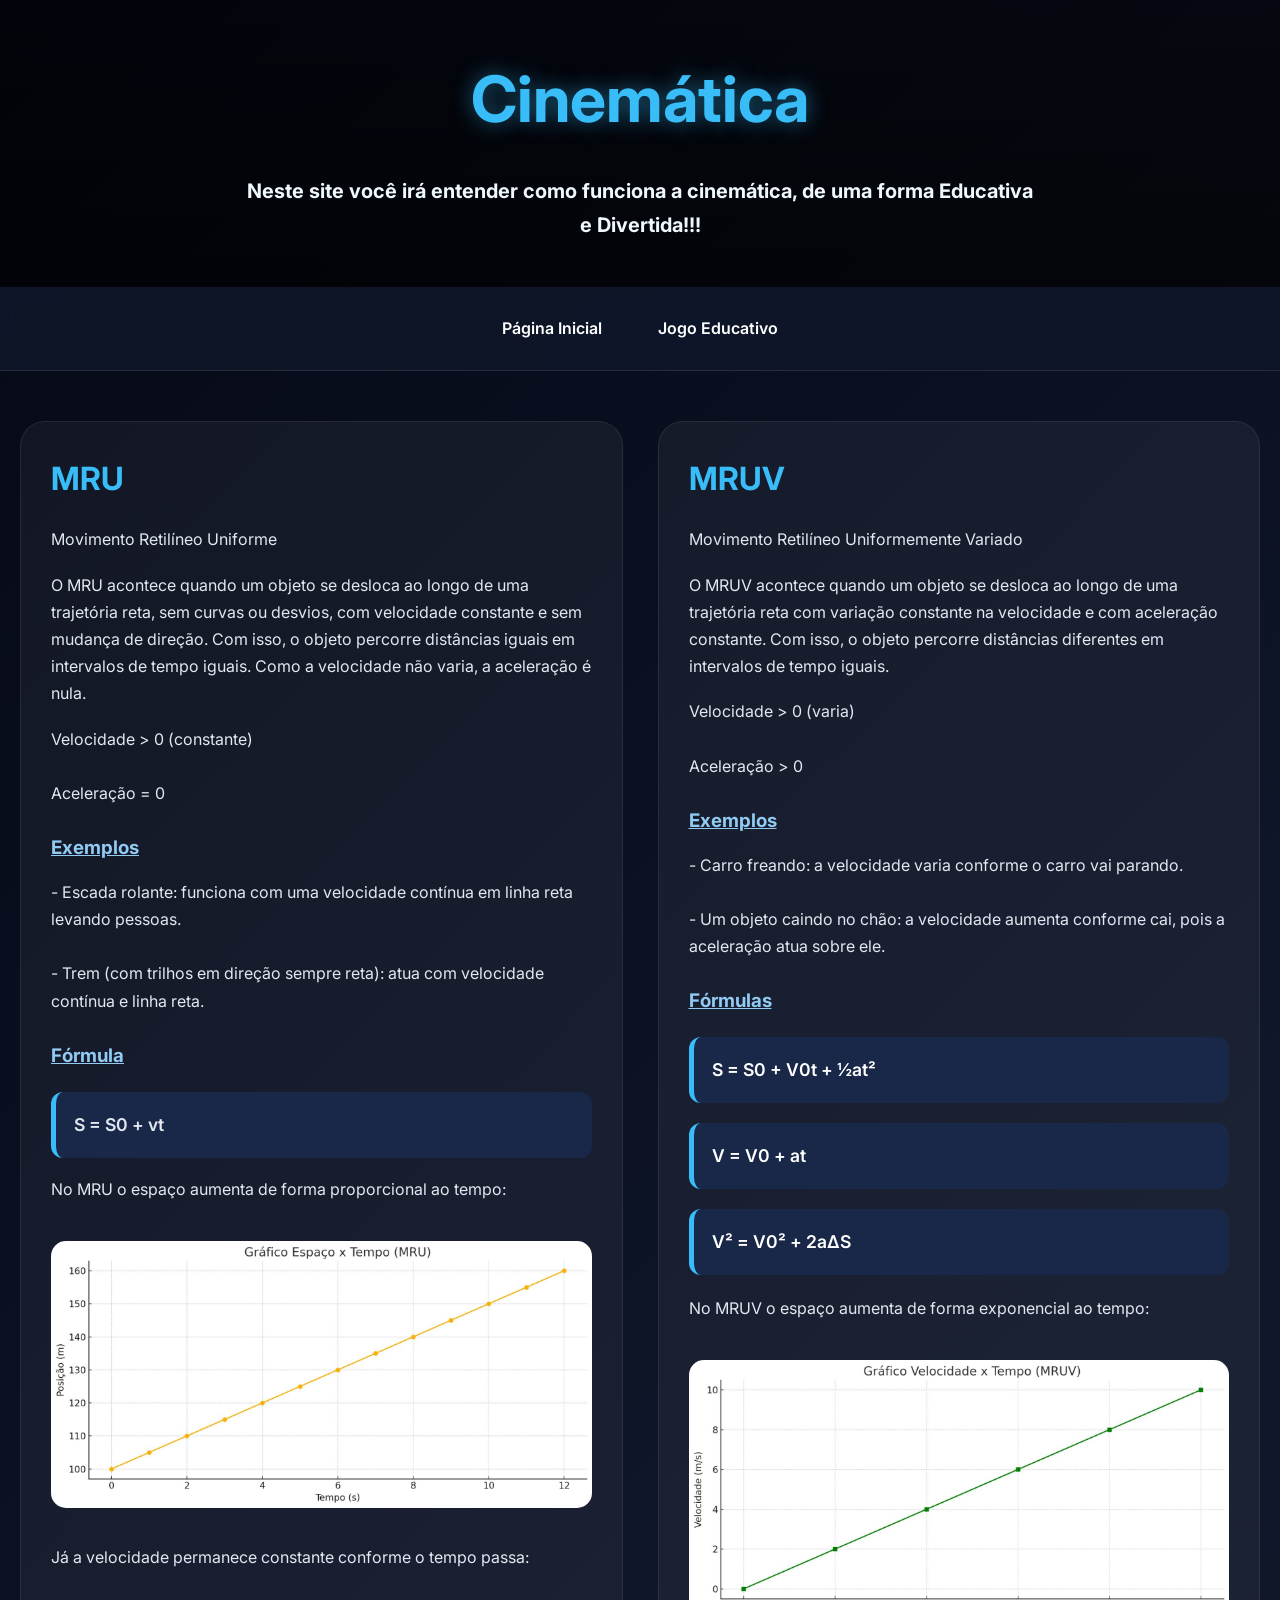
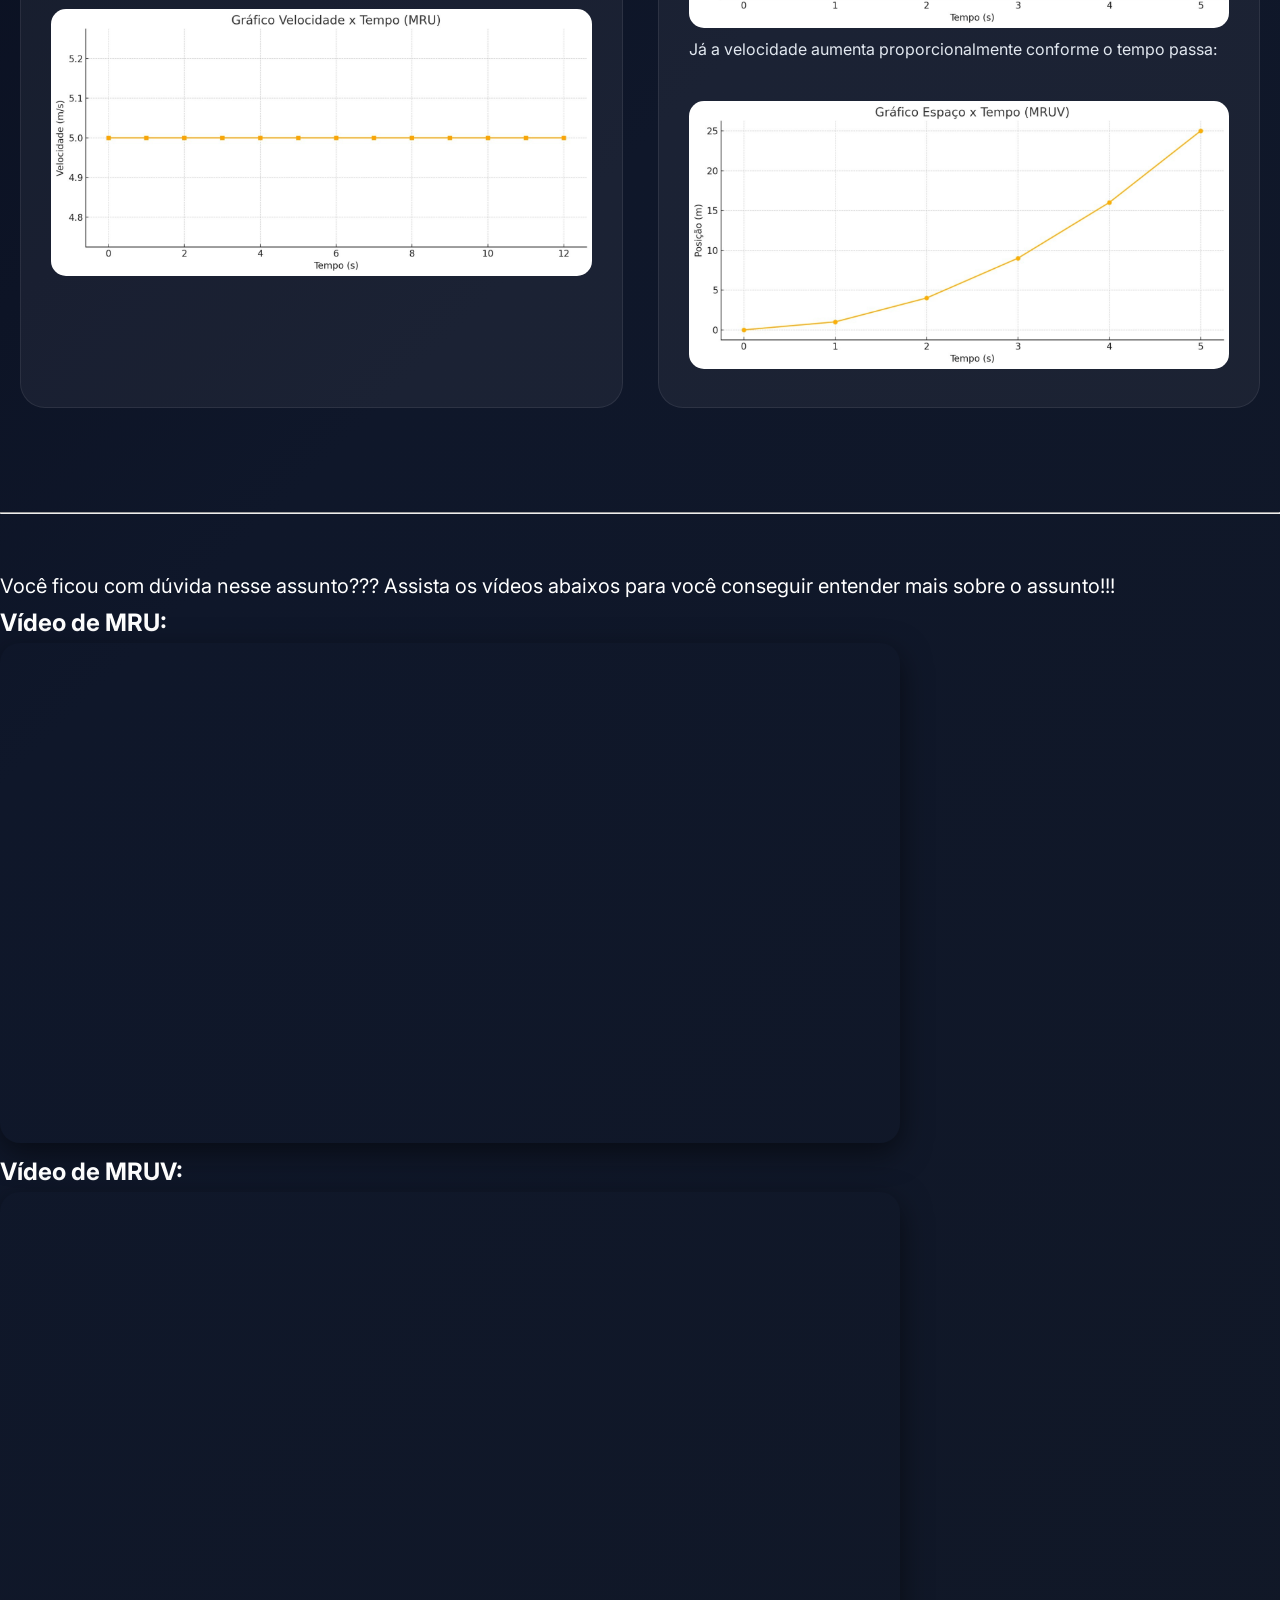
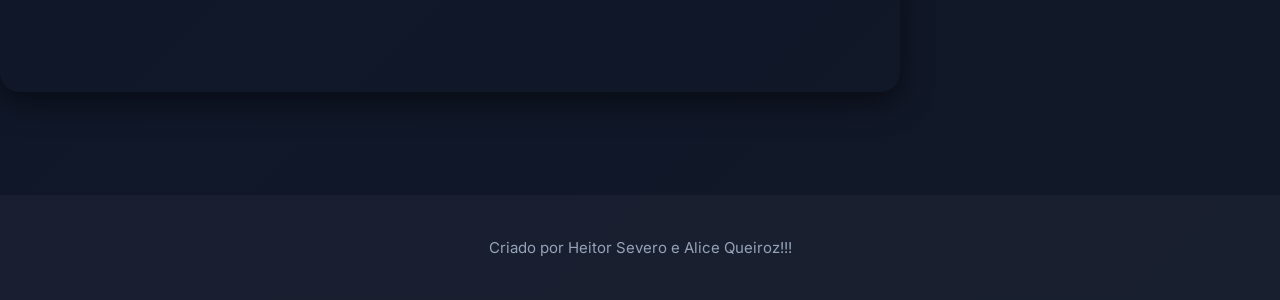
<file: index.html>
<!DOCTYPE html>
<html lang="pt-br">
<head>
    <meta charset="UTF-8">
    <meta name="viewport" content="width=device-width, initial-scale=1.0">
    <title>Física</title>
    <link rel="stylesheet" href="style.css">
    <link href='https://fonts.googleapis.com/css?family=Inter' rel='stylesheet'>

    <style>
        
    </style>

</head>


<body>

    <header>
        <h1>Cinemática</h1>
        <p style="text-align: center; color: aliceblue; font-size: 20px; font-weight: bold;">Neste site você irá entender como funciona a cinemática, de uma forma Educativa e Divertida!!!</p>
    </header>

    <nav>
        <a href="index.html">Página Inicial</a>
        <a href="jogo.html">Jogo Educativo</a>
    </nav>

    <section class="container">

        <article class="quadrado" id="MRU">

            <h2>MRU</h2>

            <p>
                Movimento Retilíneo Uniforme
            </p>
            <p>
                O MRU acontece quando um objeto se desloca ao longo de uma trajetória reta,
                sem curvas ou desvios, com velocidade constante e sem mudança de direção.
                Com isso, o objeto percorre distâncias iguais em intervalos de tempo iguais.
                Como a velocidade não varia, a aceleração é nula.
            </p>

            <p>
                Velocidade > 0 (constante)
                <br><br>
                Aceleração = 0
            </p>

            <h3 style="color: #91caf3; text-decoration: underline;">Exemplos</h3>
            <p>
                - Escada rolante: funciona com uma velocidade contínua em linha reta levando pessoas.
                <br><br>
                - Trem (com trilhos em direção sempre reta): atua com velocidade contínua e linha reta.
            </p>

            <div id="Frm1">
                <h3 style="color:#91caf3; text-decoration: underline;">Fórmula</h3>
                <p class="formula">
                S = S0 + vt
                </p>
            </div>
            

            <p>No MRU o espaço aumenta de forma proporcional ao tempo: </p>
            <img src="MRU1.jpeg" alt="Gráfico Espaço X Tempo MRU" width="90%">

            <br>
            <br>

            <p>Já a velocidade permanece constante conforme o tempo passa:</p>
            <img src="MRU2.jpeg" alt="Gráfico Velocidade X Tempo MRU" width="90%">
            

        </article>

        <article class="quadrado" id="MRUV">

            <h2>MRUV</h2>
            <p>
                Movimento Retilíneo Uniformemente Variado
            </p>

            <p>
                O MRUV acontece quando um objeto se desloca ao longo de uma trajetória reta
                com variação constante na velocidade e com aceleração constante.
                Com isso, o objeto percorre distâncias diferentes em intervalos de tempo iguais.
            </p>

            <p>
                Velocidade > 0 (varia)
                <br><br>
                Aceleração > 0
            </p>

            <h3 style="color: #91caf3; text-decoration: underline;">Exemplos</h3>
            <p>
                - Carro freando: a velocidade varia conforme o carro vai parando.
                <br><br>
                - Um objeto caindo no chão: a velocidade aumenta conforme cai,
                pois a aceleração atua sobre ele.
            </p>

            <h3 style="color: #91caf3; text-decoration: underline;">Fórmulas</h3>
             <div class="formula">
                S = S0 + V0t + ½at²
            </div>

            <div class="formula">
                V = V0 + at
            </div>

            <div class="formula">
                V² = V0² + 2aΔS
            </div>

            <p>No MRUV o espaço aumenta de forma exponencial ao tempo:</p>
            <img src="MRUV1.jpeg" alt="Gráfico Espaço X Tempo MRUV" width="90%">

            <p> Já a velocidade aumenta proporcionalmente conforme o tempo passa:</p>
            <img src="MRUV2.jpeg" alt="Gráfico Velocidade X Tempo MRUV" width="90%">

        </article>

    </section>

    <br>
    <br>

    <hr>

    <br>
    <br>

    <p style="font-size: 20px;">Você ficou com dúvida nesse assunto??? Assista os vídeos abaixos para você conseguir entender mais sobre o assunto!!!</p>
    <h2>Vídeo de MRU: </h2>
    <iframe width="560" height="315" src="https://www.youtube.com/embed/b6EfqbNDK-c?si=woYrN9UKieVWmjYb" title="YouTube video player" frameborder="0" allow="accelerometer; autoplay; clipboard-write; encrypted-media; gyroscope; picture-in-picture; web-share" referrerpolicy="strict-origin-when-cross-origin" allowfullscreen></iframe>

    <br>

    <h2>Vídeo de MRUV: </h2>
    <iframe width="560" height="315" src="https://www.youtube.com/embed/65hJ7p9ggQw?si=Q-fwQ2PJH1zwGL17" title="YouTube video player" frameborder="0" allow="accelerometer; autoplay; clipboard-write; encrypted-media; gyroscope; picture-in-picture; web-share" referrerpolicy="strict-origin-when-cross-origin" allowfullscreen></iframe>

    <br>
    <br>
    <br>

    <footer>
        <p style="text-align: center; font-size: 15px;">Criado por Heitor Severo e Alice Queiroz!!!</p>
    </footer>



</body>
</html>
</file>
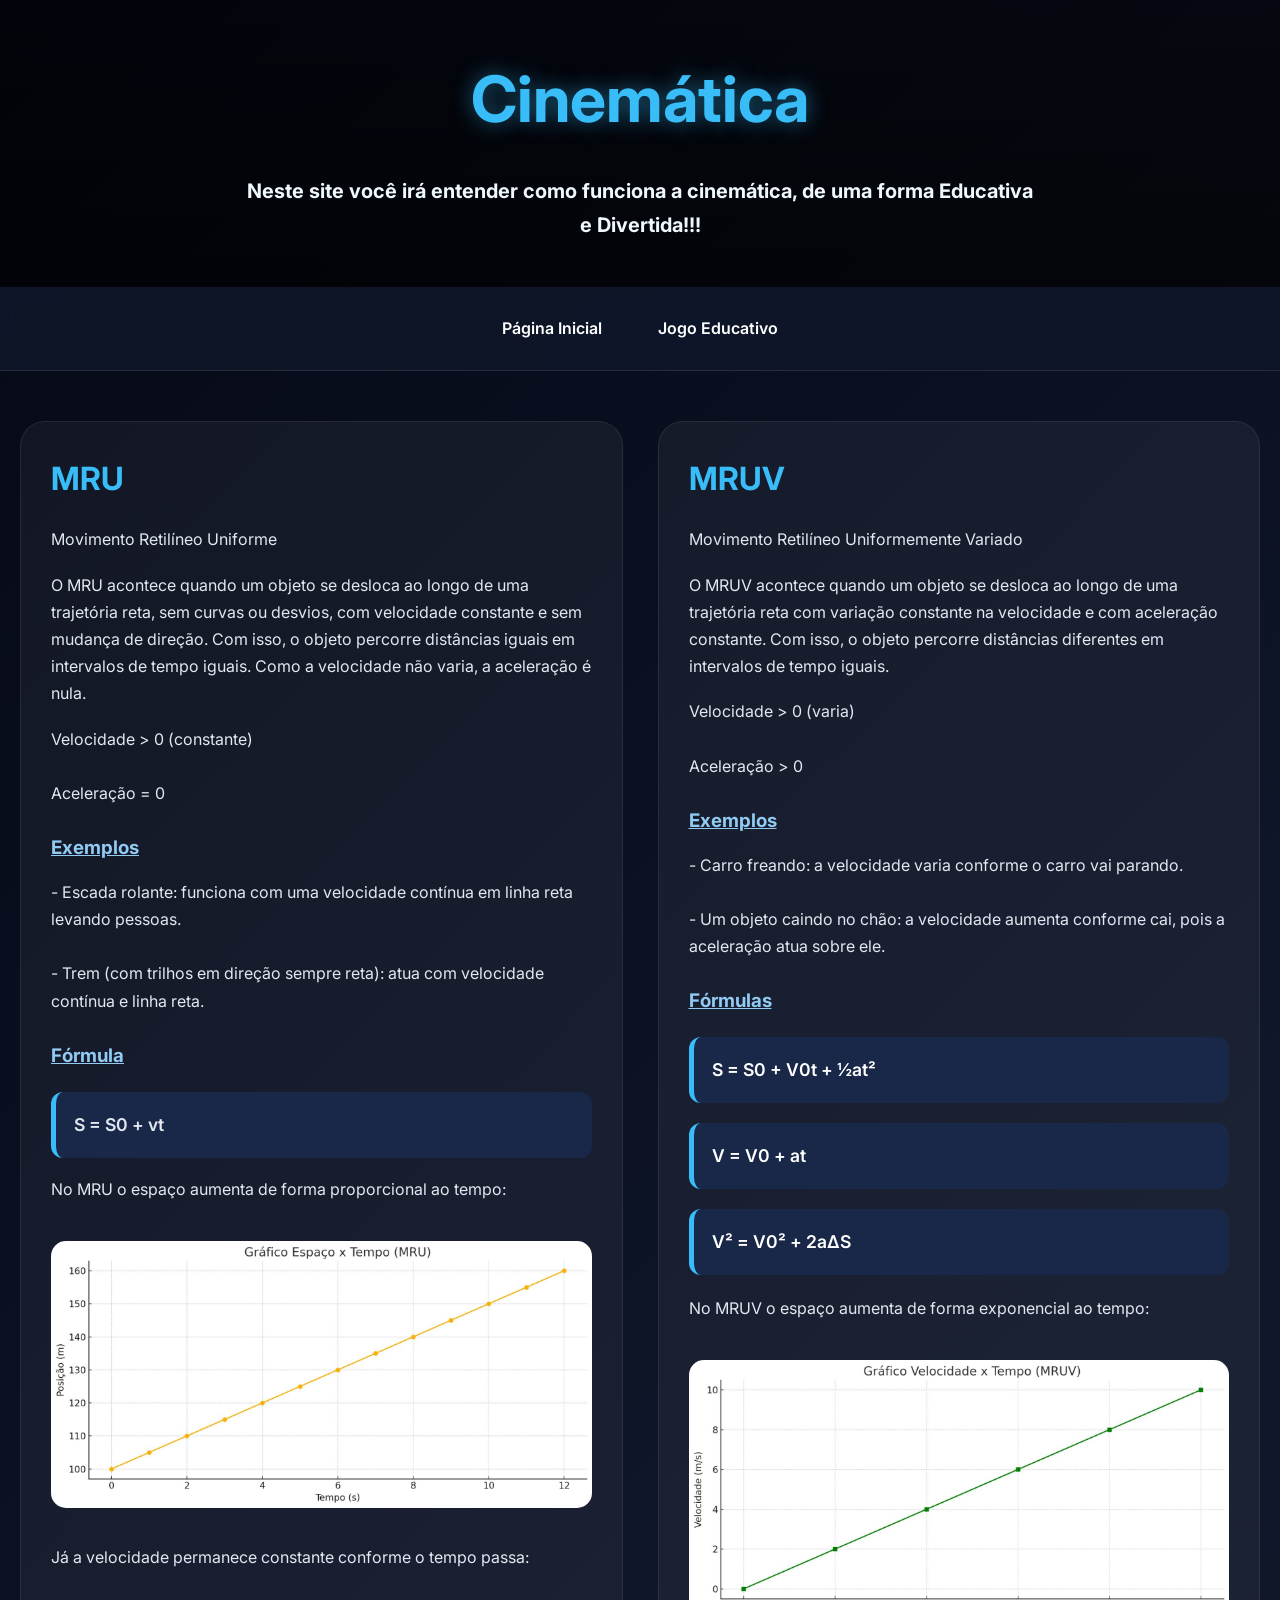
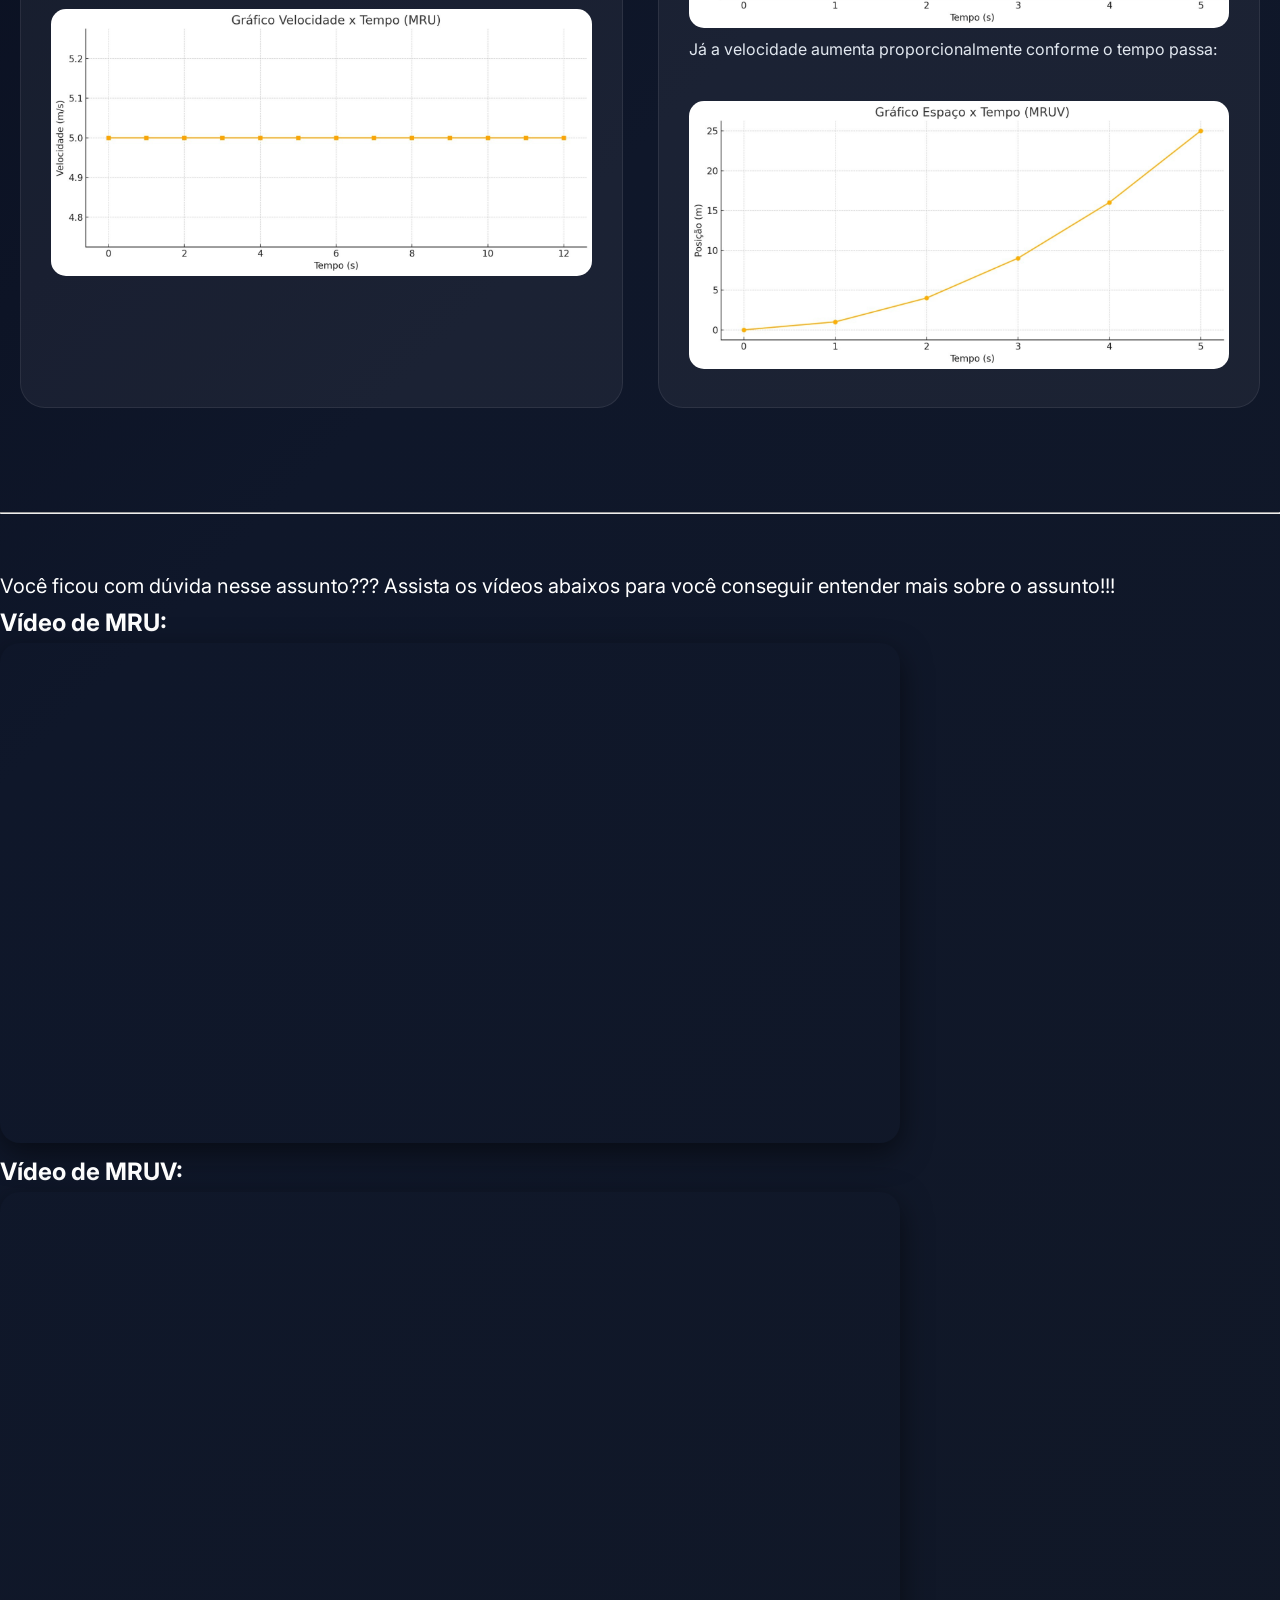
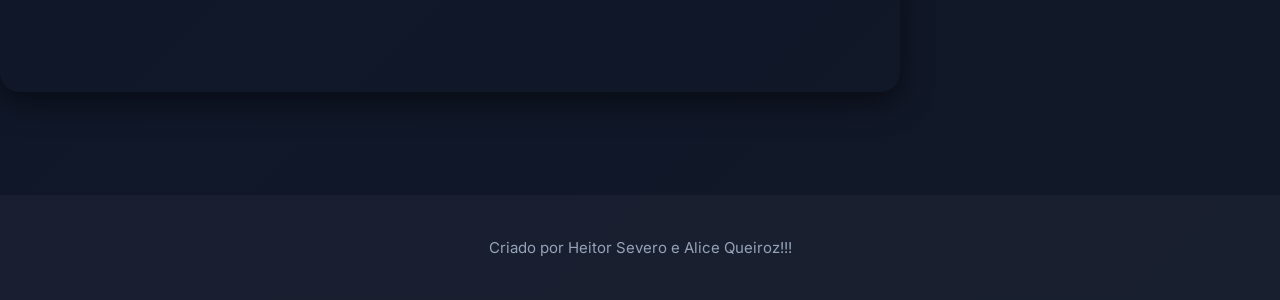
<file: Trabalho_Final/Programa de Física/index.html>
<!DOCTYPE html>
<html lang="pt-br">
<head>
    <meta charset="UTF-8">
    <meta name="viewport" content="width=device-width, initial-scale=1.0">
    <title>Física</title>
    <link rel="stylesheet" href="estilo/style.css">
    <link href='https://fonts.googleapis.com/css?family=Inter' rel='stylesheet'>

    <style>
        
    </style>

</head>


<body>

    <header>
        <h1>Cinemática</h1>
        <p style="text-align: center; color: aliceblue; font-size: 20px; font-weight: bold;">Neste site você irá entender como funciona a cinemática, de uma forma Educativa e Divertida!!!</p>
    </header>

    <nav>
        <a href="pagMain.html">Página Inicial</a>
        <a href="jogo.html">Jogo Educativo</a>
    </nav>

    <section class="container">

        <article class="quadrado" id="MRU">

            <h2>MRU</h2>

            <p>
                Movimento Retilíneo Uniforme
            </p>
            <p>
                O MRU acontece quando um objeto se desloca ao longo de uma trajetória reta,
                sem curvas ou desvios, com velocidade constante e sem mudança de direção.
                Com isso, o objeto percorre distâncias iguais em intervalos de tempo iguais.
                Como a velocidade não varia, a aceleração é nula.
            </p>

            <p>
                Velocidade > 0 (constante)
                <br><br>
                Aceleração = 0
            </p>

            <h3 style="color: #91caf3; text-decoration: underline;">Exemplos</h3>
            <p>
                - Escada rolante: funciona com uma velocidade contínua em linha reta levando pessoas.
                <br><br>
                - Trem (com trilhos em direção sempre reta): atua com velocidade contínua e linha reta.
            </p>

            <div id="Frm1">
                <h3 style="color:#91caf3; text-decoration: underline;">Fórmula</h3>
                <p class="formula">
                S = S0 + vt
                </p>
            </div>
            

            <p>No MRU o espaço aumenta de forma proporcional ao tempo: </p>
            <img src="Imagens/MRU1.jpeg" alt="Gráfico Espaço X Tempo MRU" width="90%">

            <br>
            <br>

            <p>Já a velocidade permanece constante conforme o tempo passa:</p>
            <img src="Imagens/MRU2.jpeg" alt="Gráfico Velocidade X Tempo MRU" width="90%">
            

        </article>

        <article class="quadrado" id="MRUV">

            <h2>MRUV</h2>
            <p>
                Movimento Retilíneo Uniformemente Variado
            </p>

            <p>
                O MRUV acontece quando um objeto se desloca ao longo de uma trajetória reta
                com variação constante na velocidade e com aceleração constante.
                Com isso, o objeto percorre distâncias diferentes em intervalos de tempo iguais.
            </p>

            <p>
                Velocidade > 0 (varia)
                <br><br>
                Aceleração > 0
            </p>

            <h3 style="color: #91caf3; text-decoration: underline;">Exemplos</h3>
            <p>
                - Carro freando: a velocidade varia conforme o carro vai parando.
                <br><br>
                - Um objeto caindo no chão: a velocidade aumenta conforme cai,
                pois a aceleração atua sobre ele.
            </p>

            <h3 style="color: #91caf3; text-decoration: underline;">Fórmulas</h3>
             <div class="formula">
                S = S0 + V0t + ½at²
            </div>

            <div class="formula">
                V = V0 + at
            </div>

            <div class="formula">
                V² = V0² + 2aΔS
            </div>

            <p>No MRUV o espaço aumenta de forma exponencial ao tempo:</p>
            <img src="Imagens/MRUV1.jpeg" alt="Gráfico Espaço X Tempo MRUV" width="90%">

            <p> Já a velocidade aumenta proporcionalmente conforme o tempo passa:</p>
            <img src="Imagens/MRUV2.jpeg" alt="Gráfico Velocidade X Tempo MRUV" width="90%">

        </article>

    </section>

    <br>
    <br>

    <hr>

    <br>
    <br>

    <p style="font-size: 20px;">Você ficou com dúvida nesse assunto??? Assista os vídeos abaixos para você conseguir entender mais sobre o assunto!!!</p>
    <h2>Vídeo de MRU: </h2>
    <iframe width="560" height="315" src="https://www.youtube.com/embed/b6EfqbNDK-c?si=woYrN9UKieVWmjYb" title="YouTube video player" frameborder="0" allow="accelerometer; autoplay; clipboard-write; encrypted-media; gyroscope; picture-in-picture; web-share" referrerpolicy="strict-origin-when-cross-origin" allowfullscreen></iframe>

    <br>

    <h2>Vídeo de MRUV: </h2>
    <iframe width="560" height="315" src="https://www.youtube.com/embed/65hJ7p9ggQw?si=Q-fwQ2PJH1zwGL17" title="YouTube video player" frameborder="0" allow="accelerometer; autoplay; clipboard-write; encrypted-media; gyroscope; picture-in-picture; web-share" referrerpolicy="strict-origin-when-cross-origin" allowfullscreen></iframe>

    <br>
    <br>
    <br>

    <footer>
        <p style="text-align: center; font-size: 15px;">Criado por Heitor Severo e Alice Queiroz!!!</p>
    </footer>



</body>
</html>
</file>
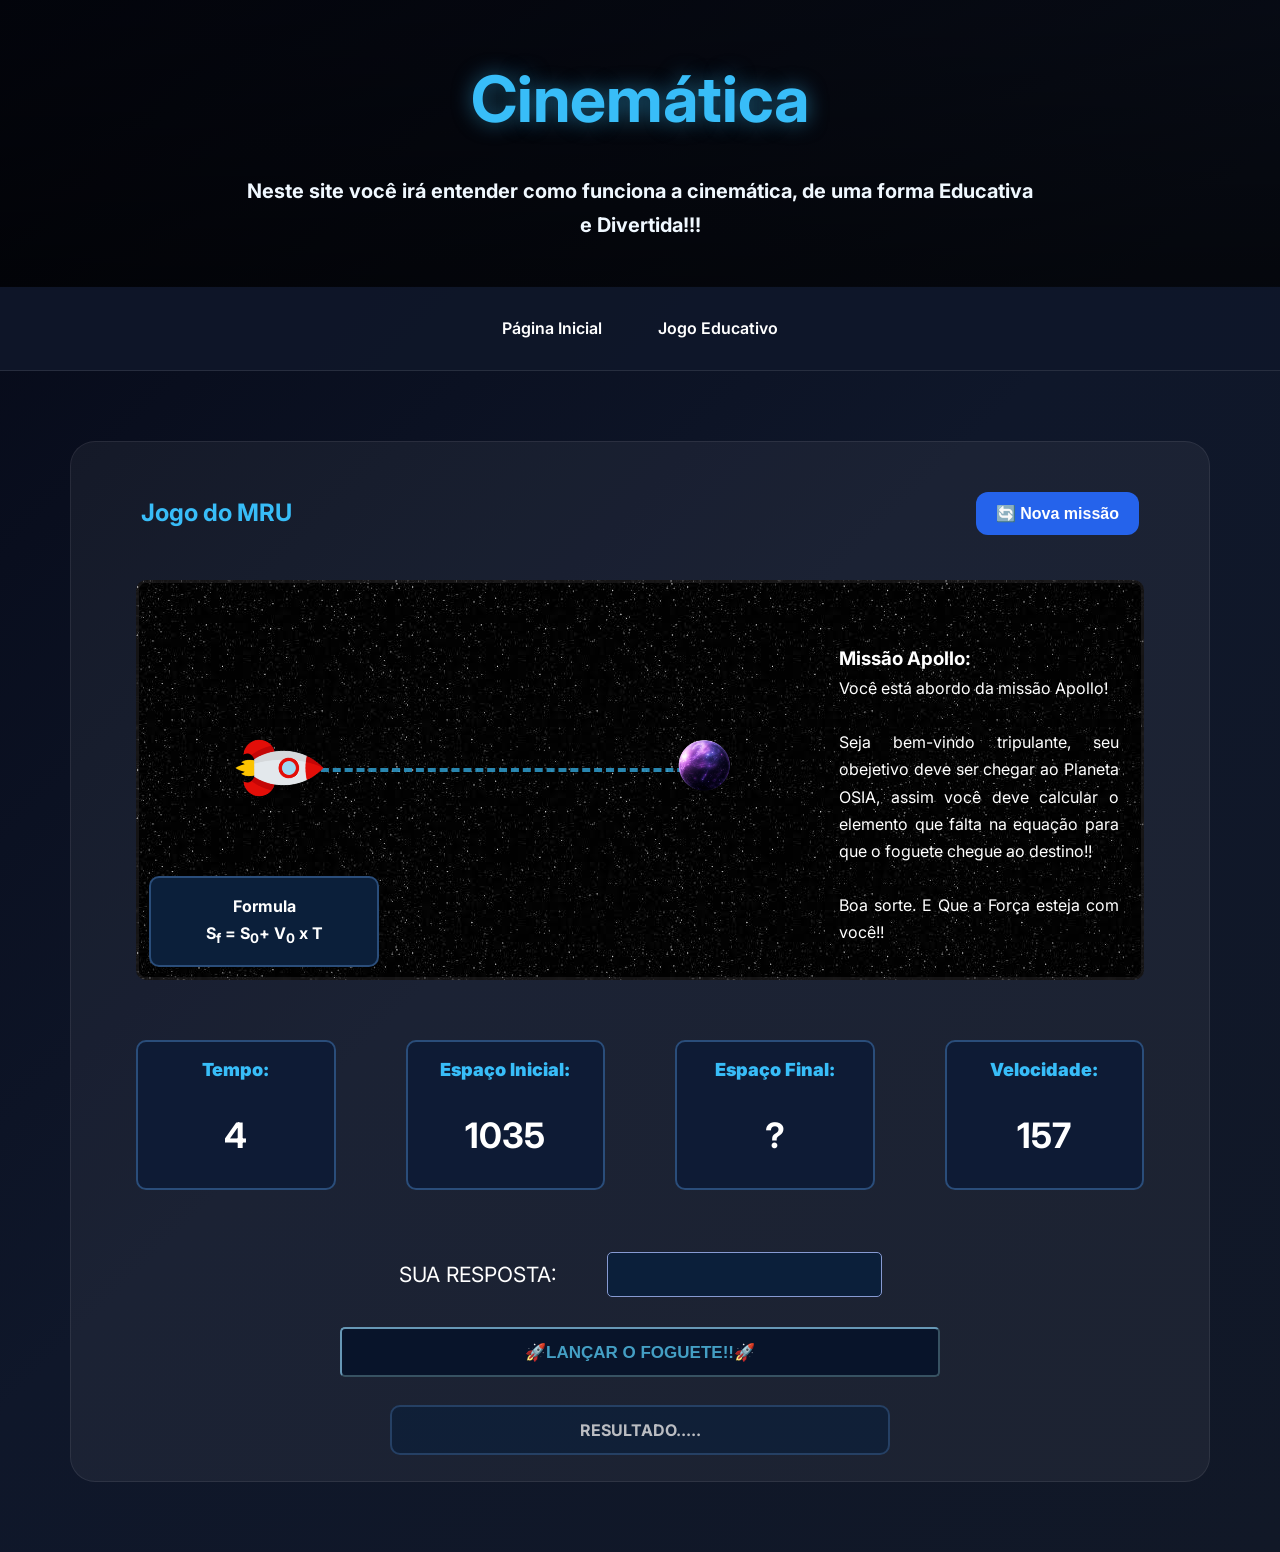
<file: jogo.html>
<!DOCTYPE html>
<html lang="pt-br">
<head>
    <meta charset="UTF-8">
    <meta name="viewport" content="width=device-width, initial-scale=1.0">
    <title>Document</title>
    <link rel="stylesheet" href="style2.css">
    <link href='https://fonts.googleapis.com/css?family=Inter' rel='stylesheet'>
 
   
 
</head>
<body>
 
    <header>
        <h1>Cinemática</h1>
        <p style="text-align: center; color: aliceblue; font-size: 20px; font-weight: bold;">Neste site você irá entender como funciona a cinemática, de uma forma Educativa e Divertida!!!</p>
    </header>
 
    <nav>
        <a href="index.html">Página Inicial</a>
        <a href="jogo.html">Jogo Educativo</a>
    </nav>
 
    <div class="quadrado" style="margin: 70px; padding-bottom: 1px;">
        <div class="topo-jogo">
            <h2>Jogo do MRU</h2>
            <button id="novaMissao">🔄 Nova missão</button>
        </div>

       
       
       
   
            <div class="container">
                <div class="game">
                    <div class="destino">
                        <div class="linha"></div>
                            <img id="xy" src="foguete_jogo.png">
                            <img class="destino1" id="dest" src="ChatGPT Image 28 de mai. de 2026, 15_05_43.png">
                            <div class="descricao">
                                <h3>Missão Apollo: </h3>
                                <p>
                                    Você está abordo da missão Apollo! <br> <br>
                                    Seja bem-vindo tripulante, seu obejetivo 
                                    deve ser chegar ao Planeta OSIA, assim você 
                                    deve calcular o elemento que falta na equação 
                                    para que o foguete chegue ao destino!! <br><br>
                                    Boa sorte. E Que a Força esteja com você!!
                                </p>
                            </div>
                    </div>
                <center><div id="forml">
                    <h4>Formula</h4>
                       
                    <p style="font-weight: bolder;">S<sub>f</sub> = S<sub>0</sub>+ V<sub>0</sub> x T</p>
                </div></center>
 
                </div>
            </div>
 
           
 
        <div class="container">
 
            <div class="square">
                <h2 class="Elemento">Tempo: </h2>
                <div class="valor" id="tempo"></div>
            </div>
 
            <div class="square">
                <h2 class="Elemento">Espaço Inicial: </h2>
                <div class="valor" id="espacoinicial"></div>
            </div>
 
            <div class="square" >
                <h2 class="Elemento">Espaço Final: </h2>
                <div class="valor" id="espacofinal"></div>
            </div>
 
            <div class="square">
                <h2 class="Elemento"> Velocidade: </h2>
                <div class="valor" id="velocidade"></div>
            </div>
            

        </div>
        <div>
            <div class="posicao" style="width: 100%; height: 100px; display: flex; justify-content: center; align-items: center; gap: 50px; font-size: 21px;">
            SUA RESPOSTA:
            <input type="text" id="entrada" width: 600px; height: 50px;">
            </div>
        </div>
 
        <div class="button" style="width: 100%; height: 80px; display: flex; justify-content: center; align-items: center;">
            <button class="btn" id="start" style="font-size: 17px;">🚀LANÇAR O FOGUETE!!🚀</button>  
        </div>  
 
 
        <center>
            <div class="square" id="resultado">RESULTADO.....</div>
        </center>
        </div>

    <script src="javascript.js" ></script>
</body>
</html>
</file>
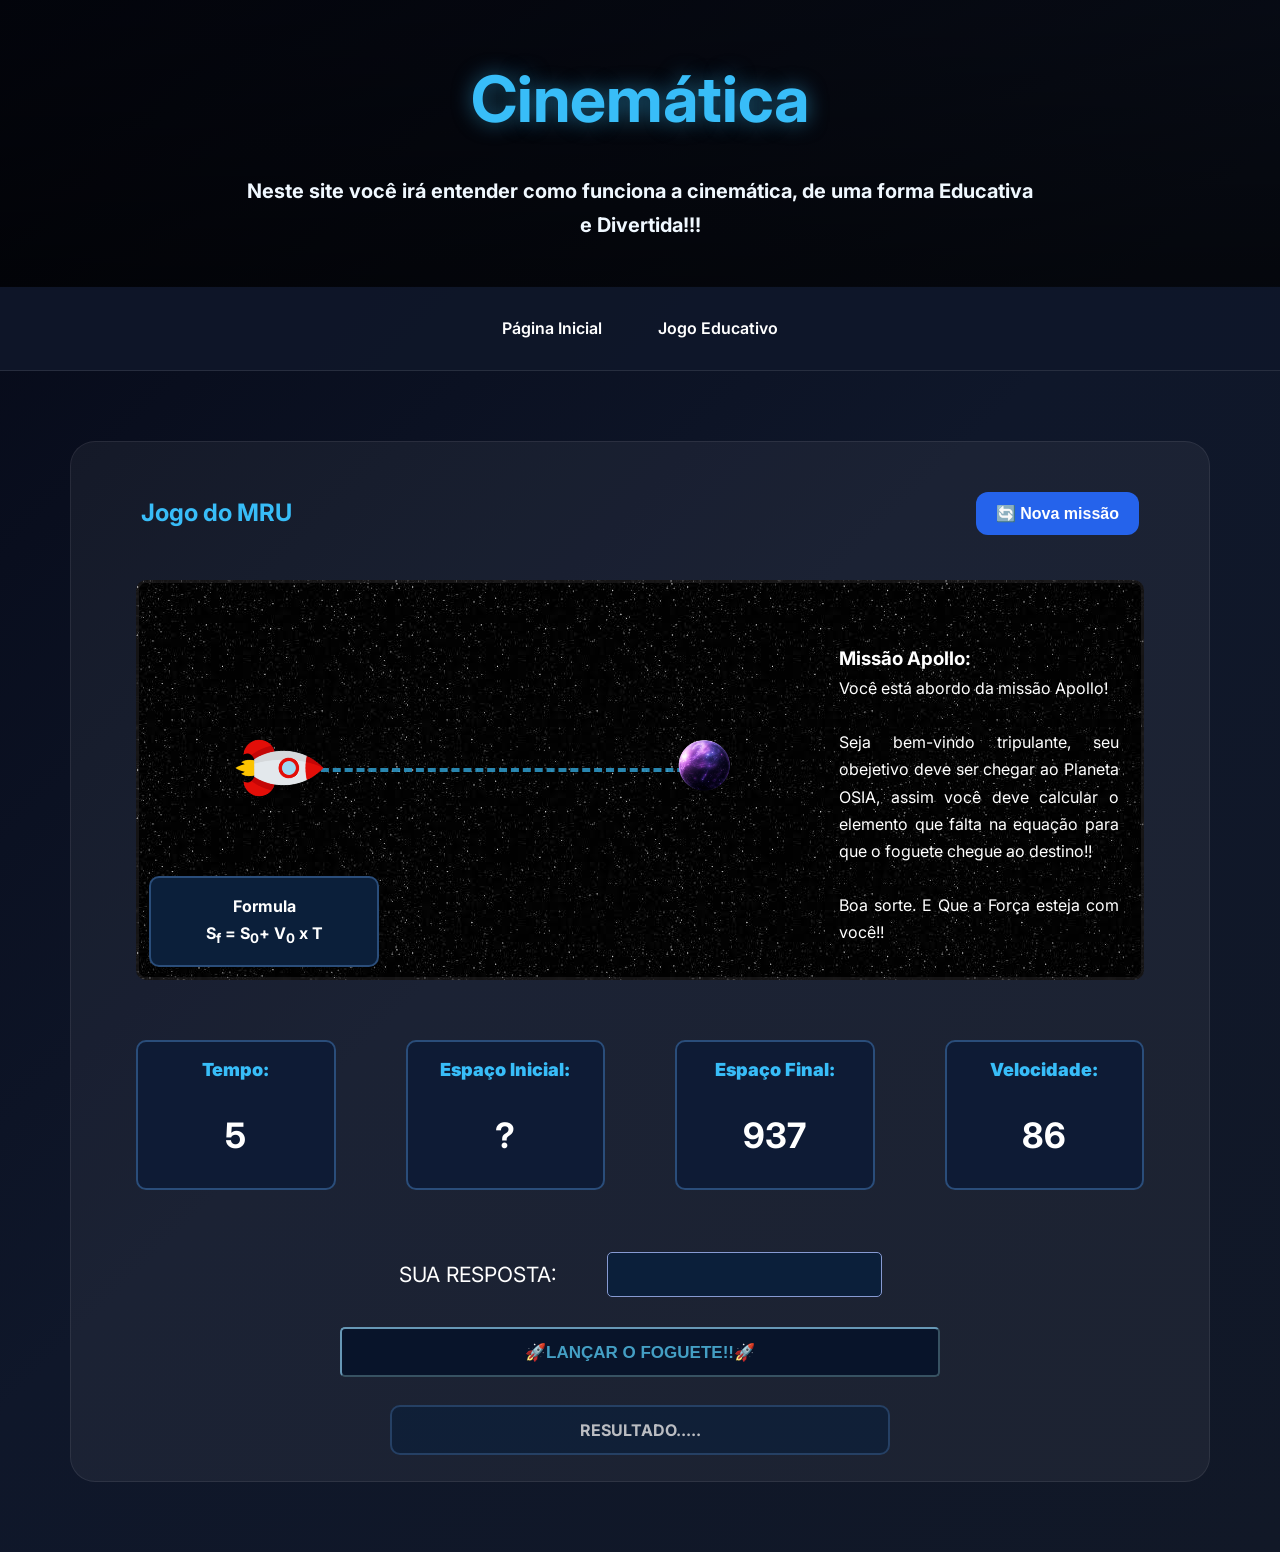
<file: Trabalho_Final/Programa de Física/jogo.html>
<!DOCTYPE html>
<html lang="pt-br">
<head>
    <meta charset="UTF-8">
    <meta name="viewport" content="width=device-width, initial-scale=1.0">
    <title>Document</title>
    <link rel="stylesheet" href="estilo/style2.css">
    <link href='https://fonts.googleapis.com/css?family=Inter' rel='stylesheet'>
 
   
 
</head>
<body>
 
    <header>
        <h1>Cinemática</h1>
        <p style="text-align: center; color: aliceblue; font-size: 20px; font-weight: bold;">Neste site você irá entender como funciona a cinemática, de uma forma Educativa e Divertida!!!</p>
    </header>
 
    <nav>
        <a href="pagMain.html">Página Inicial</a>
        <a href="jogo.html">Jogo Educativo</a>
    </nav>
 
    <div class="quadrado" style="margin: 70px; padding-bottom: 1px;">
        <div class="topo-jogo">
            <h2>Jogo do MRU</h2>
            <button id="novaMissao">🔄 Nova missão</button>
        </div>

       
       
       
   
            <div class="container">
                <div class="game">
                    <div class="destino">
                        <div class="linha"></div>
                            <img id="xy" src="Imagens/foguete_jogo.png">
                            <img class="destino1" id="dest" src="Imagens/ChatGPT Image 28 de mai. de 2026, 15_05_43.png">
                            <div class="descricao">
                                <h3>Missão Apollo: </h3>
                                <p>
                                    Você está abordo da missão Apollo! <br> <br>
                                    Seja bem-vindo tripulante, seu obejetivo 
                                    deve ser chegar ao Planeta OSIA, assim você 
                                    deve calcular o elemento que falta na equação 
                                    para que o foguete chegue ao destino!! <br><br>
                                    Boa sorte. E Que a Força esteja com você!!
                                </p>
                            </div>
                    </div>
                <center><div id="forml">
                    <h4>Formula</h4>
                       
                    <p style="font-weight: bolder;">S<sub>f</sub> = S<sub>0</sub>+ V<sub>0</sub> x T</p>
                </div></center>
 
                </div>
            </div>
 
           
 
        <div class="container">
 
            <div class="square">
                <h2 class="Elemento">Tempo: </h2>
                <div class="valor" id="tempo"></div>
            </div>
 
            <div class="square">
                <h2 class="Elemento">Espaço Inicial: </h2>
                <div class="valor" id="espacoinicial"></div>
            </div>
 
            <div class="square" >
                <h2 class="Elemento">Espaço Final: </h2>
                <div class="valor" id="espacofinal"></div>
            </div>
 
            <div class="square">
                <h2 class="Elemento"> Velocidade: </h2>
                <div class="valor" id="velocidade"></div>
            </div>
            

        </div>
        <div>
            <div class="posicao" style="width: 100%; height: 100px; display: flex; justify-content: center; align-items: center; gap: 50px; font-size: 21px;">
            SUA RESPOSTA:
            <input type="text" id="entrada" width: 600px; height: 50px;">
            </div>
        </div>
 
        <div class="button" style="width: 100%; height: 80px; display: flex; justify-content: center; align-items: center;">
            <button class="btn" id="start" style="font-size: 17px;">🚀LANÇAR O FOGUETE!!🚀</button>  
        </div>  
 
 
        <center>
            <div class="square" id="resultado">RESULTADO.....</div>
        </center>
        </div>

    <script src="javascript.js" ></script>
</body>
</html>
</file>
<file: style.css>
*{
    margin: 0;
    padding: 0;
    box-sizing: border-box;
}

body{
    font-family: 'Inter', sans-serif;
    background: linear-gradient(135deg, #050816, #0f172a, #111827);
    color: white;
    line-height: 1.7;
}


header{
    padding: 45px 20px;
    text-align: center;
    background-image: linear-gradient(rgba(0,0,0,0.5), rgba(0,0,0,0.7));
    background-size: cover;
    background-position: center;
}

header h1{
    font-size: 4rem;
    margin-bottom: 20px;
    color: #38bdf8;
    text-shadow: 0px 0px 20px rgba(56,189,248,0.5);
}

header p{
    max-width: 800px;
    margin: auto;
    font-size: 1.2rem;
    color: #e2e8f0;
}


nav{
    position: sticky;
    top: 0;
    z-index: 1000;

    display: flex;
    justify-content: center;
    gap: 20px;

    background: rgba(15, 23, 42, 0.9);
    backdrop-filter: blur(10px);

    padding: 18px;
    border-bottom: 1px solid rgba(255,255,255,0.1);
}

nav a{
    text-decoration: none;
    color: white;
    font-weight: 600;
    transition: 0.3s;
    padding: 10px 18px;
    border-radius: 10px;
}

nav a:hover{
    background: #38bdf8;
    color: #0f172a;
}


.container{
    max-width: 1400px;
    margin: auto;
    padding: 50px 20px;

    display: grid;
    grid-template-columns: repeat(auto-fit, minmax(350px, 1fr));
    gap: 35px;
}


.quadrado{
    background: rgba(255,255,255,0.05);
    border: 1px solid rgba(245, 243, 252, 0.08);

    border-radius: 25px;
    padding: 30px;

    transition: 0.4s;
}


.quadrado h2{
    color: #38bdf8;
    font-size: 2rem;
    margin-bottom: 20px;
}

.quadrado h3{
    margin-top: 25px;
    margin-bottom: 15px;
    color: #7dd3fc;
}


.quadrado p{
    margin-bottom: 18px;
    color: #e2e8f0;
}


.formula{
    background: #192748;
    border-left: 5px solid #38bdf8;
    padding: 18px;
    border-radius: 12px;
    margin: 20px 0;
    font-size: 1.1rem;
    font-weight: 600;
    transition: 0.4s;
}

.formula:hover{
    color: white;
    background-color: #143174;
}


.quadrado img{
    width: 100%;
    margin-top: 20px;
    border-radius: 15px;
}

.videos{
    max-width: 1200px;
    margin: auto;
    padding: 50px 20px;
}

.video-box{
    margin-bottom: 50px;
}

.video-box h2{
    color: #38bdf8;
    margin-bottom: 15px;
}

iframe{
    width: 100%;
    max-width: 900px;
    height: 500px;
    border-radius: 20px;
    border: none;
    box-shadow: 0 10px 30px rgba(0,0,0,0.5);
}


footer{
    text-align: center;
    padding: 40px;
    background: rgba(255,255,255,0.03);
    color: #94a3b8;
    margin-top: 40px;
}
</file>
<file: Trabalho_Final/Programa de Física/estilo/style.css>
*{
    margin: 0;
    padding: 0;
    box-sizing: border-box;
}

body{
    font-family: 'Inter', sans-serif;
    background: linear-gradient(135deg, #050816, #0f172a, #111827);
    color: white;
    line-height: 1.7;
}


header{
    padding: 45px 20px;
    text-align: center;
    background-image: linear-gradient(rgba(0,0,0,0.5), rgba(0,0,0,0.7));
    background-size: cover;
    background-position: center;
}

header h1{
    font-size: 4rem;
    margin-bottom: 20px;
    color: #38bdf8;
    text-shadow: 0px 0px 20px rgba(56,189,248,0.5);
}

header p{
    max-width: 800px;
    margin: auto;
    font-size: 1.2rem;
    color: #e2e8f0;
}


nav{
    position: sticky;
    top: 0;
    z-index: 1000;

    display: flex;
    justify-content: center;
    gap: 20px;

    background: rgba(15, 23, 42, 0.9);
    backdrop-filter: blur(10px);

    padding: 18px;
    border-bottom: 1px solid rgba(255,255,255,0.1);
}

nav a{
    text-decoration: none;
    color: white;
    font-weight: 600;
    transition: 0.3s;
    padding: 10px 18px;
    border-radius: 10px;
}

nav a:hover{
    background: #38bdf8;
    color: #0f172a;
}


.container{
    max-width: 1400px;
    margin: auto;
    padding: 50px 20px;

    display: grid;
    grid-template-columns: repeat(auto-fit, minmax(350px, 1fr));
    gap: 35px;
}


.quadrado{
    background: rgba(255,255,255,0.05);
    border: 1px solid rgba(245, 243, 252, 0.08);

    border-radius: 25px;
    padding: 30px;

    transition: 0.4s;
}


.quadrado h2{
    color: #38bdf8;
    font-size: 2rem;
    margin-bottom: 20px;
}

.quadrado h3{
    margin-top: 25px;
    margin-bottom: 15px;
    color: #7dd3fc;
}


.quadrado p{
    margin-bottom: 18px;
    color: #e2e8f0;
}


.formula{
    background: #192748;
    border-left: 5px solid #38bdf8;
    padding: 18px;
    border-radius: 12px;
    margin: 20px 0;
    font-size: 1.1rem;
    font-weight: 600;
    transition: 0.4s;
}

.formula:hover{
    color: white;
    background-color: #143174;
}


.quadrado img{
    width: 100%;
    margin-top: 20px;
    border-radius: 15px;
}

.videos{
    max-width: 1200px;
    margin: auto;
    padding: 50px 20px;
}

.video-box{
    margin-bottom: 50px;
}

.video-box h2{
    color: #38bdf8;
    margin-bottom: 15px;
}

iframe{
    width: 100%;
    max-width: 900px;
    height: 500px;
    border-radius: 20px;
    border: none;
    box-shadow: 0 10px 30px rgba(0,0,0,0.5);
}


footer{
    text-align: center;
    padding: 40px;
    background: rgba(255,255,255,0.03);
    color: #94a3b8;
    margin-top: 40px;
}
</file>
<file: style2.css>
@charset "UTF-8";

*{
    margin: 0;
    padding: 0;
    box-sizing: border-box;
}

body{
    font-family: 'Inter', sans-serif;
    background: linear-gradient(135deg, #050816, #0f172a, #111827);
    color: white;
    line-height: 1.7;
    

}


header{
    padding: 45px 20px;
    text-align: center;
    background-image: linear-gradient(rgba(0,0,0,0.5), rgba(0,0,0,0.7));
    background-size: cover;
    background-position: center;
}

header h1{
    font-size: 4rem;
    margin-bottom: 20px;
    color: #38bdf8;
    text-shadow: 0px 0px 20px rgba(56,189,248,0.5);
}

header p{
    max-width: 800px;
    margin: auto;
    font-size: 1.2rem;
    color: #e2e8f0;
}


nav{
   

    display: flex;
    justify-content: center;
    gap: 20px;

    background: rgba(15, 23, 42, 0.9);

    padding: 18px;
    border-bottom: 1px solid rgba(255,255,255,0.1);
}

nav a{
    text-decoration: none;
    color: white;
    font-weight: 600;
    transition: 0.3s;
    padding: 10px 18px;
    border-radius: 10px;
}

nav a:hover{
    background: #38bdf8;
    color: #0f172a;
}

.quadrado{
    background: rgba(255,255,255,0.05);
    border: 1px solid rgba(245, 243, 252, 0.08);

    border-radius: 25px;
    padding: 30px;

    transition: 0.4s;
}


.button{
    #start{
        background-color: #08142A;
        border-radius: 5px;
        border-color: #6798B6;
        width: 600px;
        height: 50px;
        font-size: 15px;
        font-weight: bolder;
        color: #449FC4;
        transition: 1s;
    
    }
    

}

#start{
    padding: 10px;
    margin-bottom: 25px;
}

#start:hover{
    background-color: #38bdf8;
    color: black;
    border: 3px solid #000000;
    animation-duration: 0.5s;
}


#entrada {
    background-color: #0B1F3A; 
    color: rgb(255, 255, 255);                  
    border: 1px solid #879ad2;          
    padding: 10px;                  
    border-radius: 5px;              
    outline: none;                   
}

#entrada::placeholder{
    color: #304F6C;
}


h2{
    color: #38bdf8;
    font-weight: bolder;
}

.container{
    display: flex;
    gap: 70px;
    margin-top: 20px;
    margin-left: 20px;
    justify-content: center;
    align-items: center;
    padding: 25px;
    margin: 10px;
    }

.square{
    width: 250px;
    height: 150px;
    background-color: #0E1B35;
    border: 2px solid #2A4D7A;
    border-radius: 10px;
}

.game{
    width: 1050px;
    height: 400px;
    position: relative;
    border: 3px solid rgba(245, 243, 252, 0.08);
    border-radius: 10px;
    background-image: url("[data-uri]");
}

input{
    font-size: 20px;
    text-align: center;
}

#forml{
    position: absolute;
    bottom: 10px;
    left: 10px;
    width: 230px;
    border: 2px solid #2A4D7A;
    border-radius: 10px;
    padding: 15px;
    background-color: #0B1F3A;
    text-align: center;
    transition: 1s;
}

#forml:hover{
    transform: scale(1.05);
}

.destino1{
    position: relative;
    width: 70px;
    height: 70px;
    margin-top: 150px;
    margin-left: 530px;
}

#xy{
    position: absolute;
    width: 70px;
    height: 70px;
    transform: rotate(45deg);
    top: 150px;
    left: 100px;
}

.topo-jogo{
    display: flex;
    justify-content: space-between;
    align-items: center;
    margin: 20px 40px;
}

#novaMissao{
    background-color: #2563eb;
    color: white;
    border: none;
    padding: 12px 20px;
    border-radius: 12px;
    font-size: 16px;
    font-weight: bold;
    cursor: pointer;
    transition: 0.3s;
}

#novaMissao:hover{
    transform: scale(1.05);
    background-color: #1d4ed8;
}

.linha{
    position: absolute;
    top: 185px;
    left: 170px;
    width: 400px;
    border-top: 4px dashed #38bdf8;
    opacity: 0.7;
}

#resultado{
    justify-content: center;
    align-items: center;
    width: 500px;
    height: 50px;
    background-color: #0B1F3A;
    opacity: 70%;
    margin-bottom: 25px;
    text-align: center;
    padding: 10px;
    color: white;
    font-weight: bolder;
}

.Elemento{
    margin-top: 13px;
    color: #38bdf8;
    font-size: 18px;
    font-weight: 900;
    text-align: center;
}

.valor{
    flex: 1;
    display: flex;
    justify-content: center;
    align-items: center;
    font-size: 35px;
    font-weight: bold;
    color: white;
    padding: 20px;
}

.descricao{
    position: absolute;
    top: 60px;
    left: 700px;
    width: 280px;
    min-height: 180px;
    text-align: justify;
}
</file>
<file: Trabalho_Final/Programa de Física/estilo/style2.css>
@charset "UTF-8";

*{
    margin: 0;
    padding: 0;
    box-sizing: border-box;
}

body{
    font-family: 'Inter', sans-serif;
    background: linear-gradient(135deg, #050816, #0f172a, #111827);
    color: white;
    line-height: 1.7;
    

}


header{
    padding: 45px 20px;
    text-align: center;
    background-image: linear-gradient(rgba(0,0,0,0.5), rgba(0,0,0,0.7));
    background-size: cover;
    background-position: center;
}

header h1{
    font-size: 4rem;
    margin-bottom: 20px;
    color: #38bdf8;
    text-shadow: 0px 0px 20px rgba(56,189,248,0.5);
}

header p{
    max-width: 800px;
    margin: auto;
    font-size: 1.2rem;
    color: #e2e8f0;
}


nav{
   

    display: flex;
    justify-content: center;
    gap: 20px;

    background: rgba(15, 23, 42, 0.9);

    padding: 18px;
    border-bottom: 1px solid rgba(255,255,255,0.1);
}

nav a{
    text-decoration: none;
    color: white;
    font-weight: 600;
    transition: 0.3s;
    padding: 10px 18px;
    border-radius: 10px;
}

nav a:hover{
    background: #38bdf8;
    color: #0f172a;
}

.quadrado{
    background: rgba(255,255,255,0.05);
    border: 1px solid rgba(245, 243, 252, 0.08);

    border-radius: 25px;
    padding: 30px;

    transition: 0.4s;
}


.button{
    #start{
        background-color: #08142A;
        border-radius: 5px;
        border-color: #6798B6;
        width: 600px;
        height: 50px;
        font-size: 15px;
        font-weight: bolder;
        color: #449FC4;
        transition: 1s;
    
    }
    

}

#start{
    padding: 10px;
    margin-bottom: 25px;
}

#start:hover{
    background-color: #38bdf8;
    color: black;
    border: 3px solid #000000;
    animation-duration: 0.5s;
}


#entrada {
    background-color: #0B1F3A; 
    color: rgb(255, 255, 255);                  
    border: 1px solid #879ad2;          
    padding: 10px;                  
    border-radius: 5px;              
    outline: none;                   
}

#entrada::placeholder{
    color: #304F6C;
}


h2{
    color: #38bdf8;
    font-weight: bolder;
}

.container{
    display: flex;
    gap: 70px;
    margin-top: 20px;
    margin-left: 20px;
    justify-content: center;
    align-items: center;
    padding: 25px;
    margin: 10px;
    }

.square{
    width: 250px;
    height: 150px;
    background-color: #0E1B35;
    border: 2px solid #2A4D7A;
    border-radius: 10px;
}

.game{
    width: 1050px;
    height: 400px;
    position: relative;
    border: 3px solid rgba(245, 243, 252, 0.08);
    border-radius: 10px;
    background-image: url("[data-uri]");
}

input{
    font-size: 20px;
    text-align: center;
}

#forml{
    position: absolute;
    bottom: 10px;
    left: 10px;
    width: 230px;
    border: 2px solid #2A4D7A;
    border-radius: 10px;
    padding: 15px;
    background-color: #0B1F3A;
    text-align: center;
    transition: 1s;
}

#forml:hover{
    transform: scale(1.05);
}

.destino1{
    position: relative;
    width: 70px;
    height: 70px;
    margin-top: 150px;
    margin-left: 530px;
}

#xy{
    position: absolute;
    width: 70px;
    height: 70px;
    transform: rotate(45deg);
    top: 150px;
    left: 100px;
}

.topo-jogo{
    display: flex;
    justify-content: space-between;
    align-items: center;
    margin: 20px 40px;
}

#novaMissao{
    background-color: #2563eb;
    color: white;
    border: none;
    padding: 12px 20px;
    border-radius: 12px;
    font-size: 16px;
    font-weight: bold;
    cursor: pointer;
    transition: 0.3s;
}

#novaMissao:hover{
    transform: scale(1.05);
    background-color: #1d4ed8;
}

.linha{
    position: absolute;
    top: 185px;
    left: 170px;
    width: 400px;
    border-top: 4px dashed #38bdf8;
    opacity: 0.7;
}

#resultado{
    justify-content: center;
    align-items: center;
    width: 500px;
    height: 50px;
    background-color: #0B1F3A;
    opacity: 70%;
    margin-bottom: 25px;
    text-align: center;
    padding: 10px;
    color: white;
    font-weight: bolder;
}

.Elemento{
    margin-top: 13px;
    color: #38bdf8;
    font-size: 18px;
    font-weight: 900;
    text-align: center;
}

.valor{
    flex: 1;
    display: flex;
    justify-content: center;
    align-items: center;
    font-size: 35px;
    font-weight: bold;
    color: white;
    padding: 20px;
}

.descricao{
    position: absolute;
    top: 60px;
    left: 700px;
    width: 280px;
    min-height: 180px;
    text-align: justify;
}
</file>
